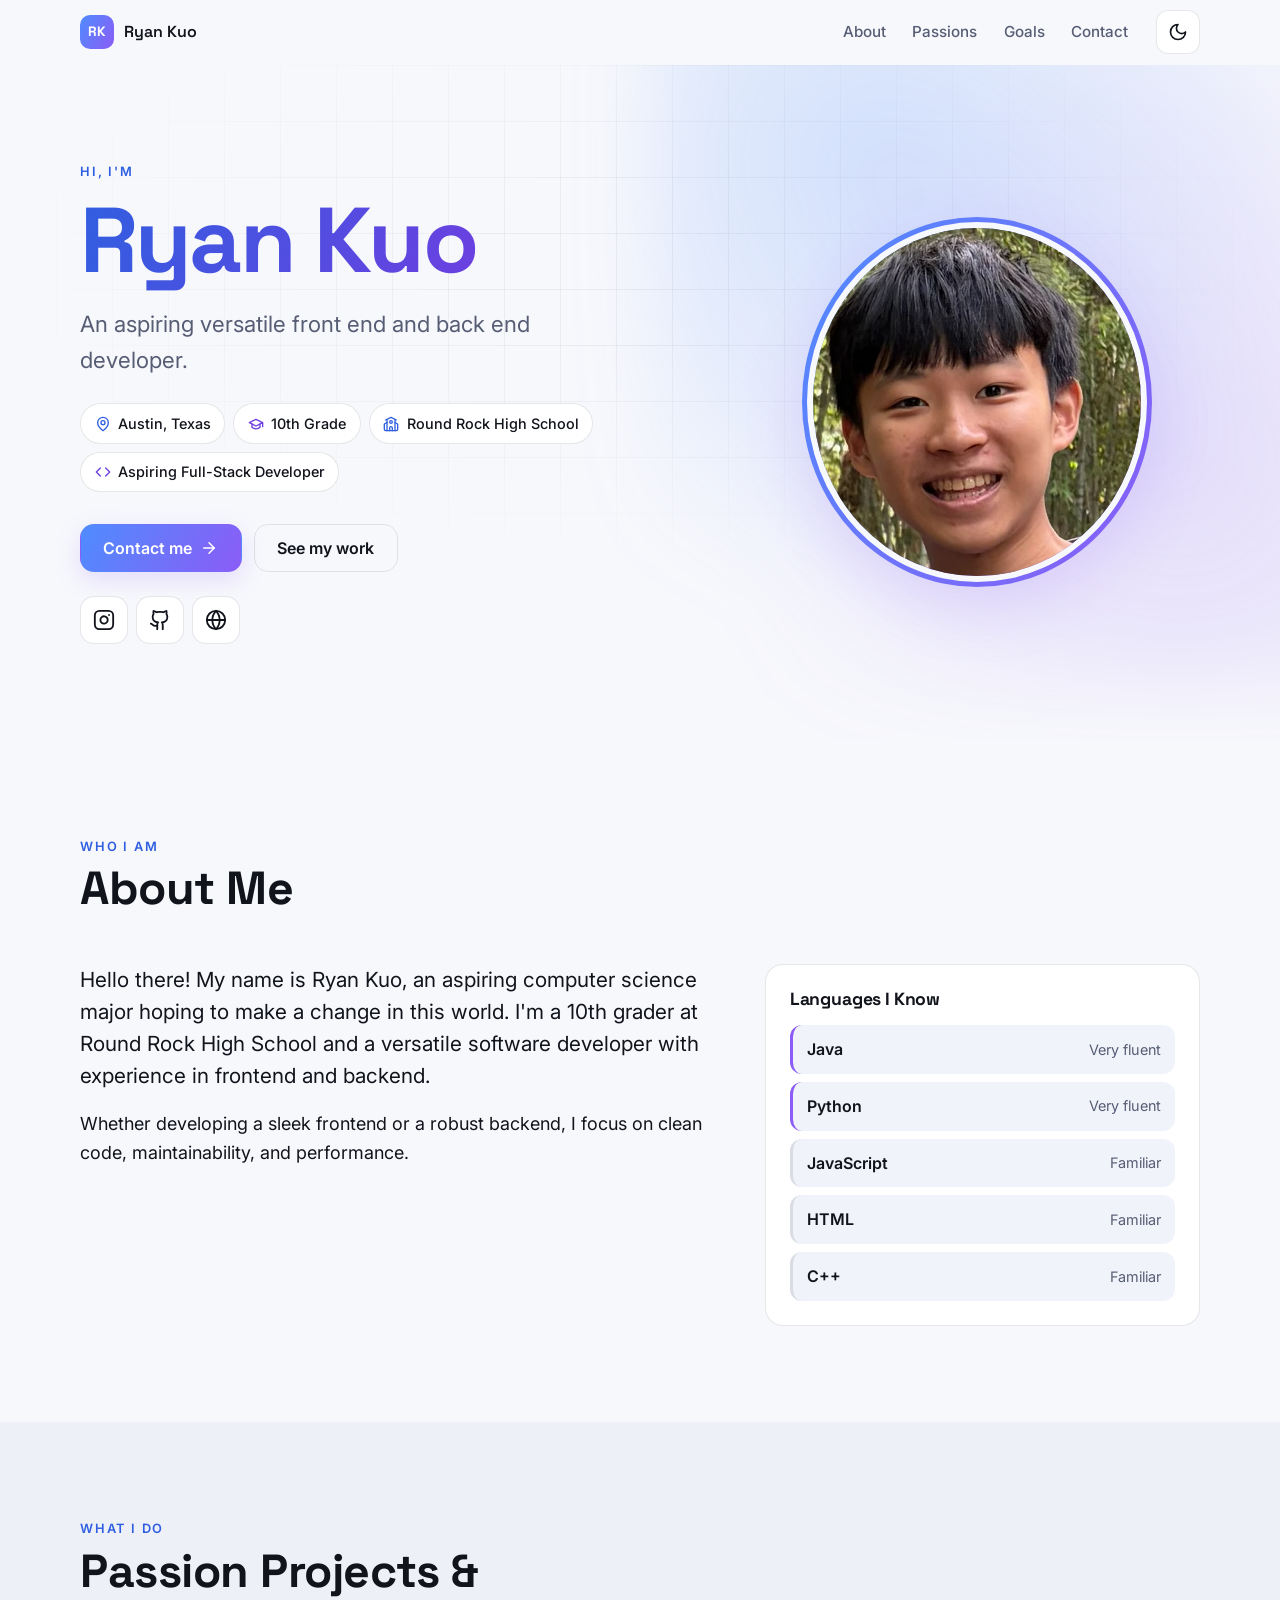
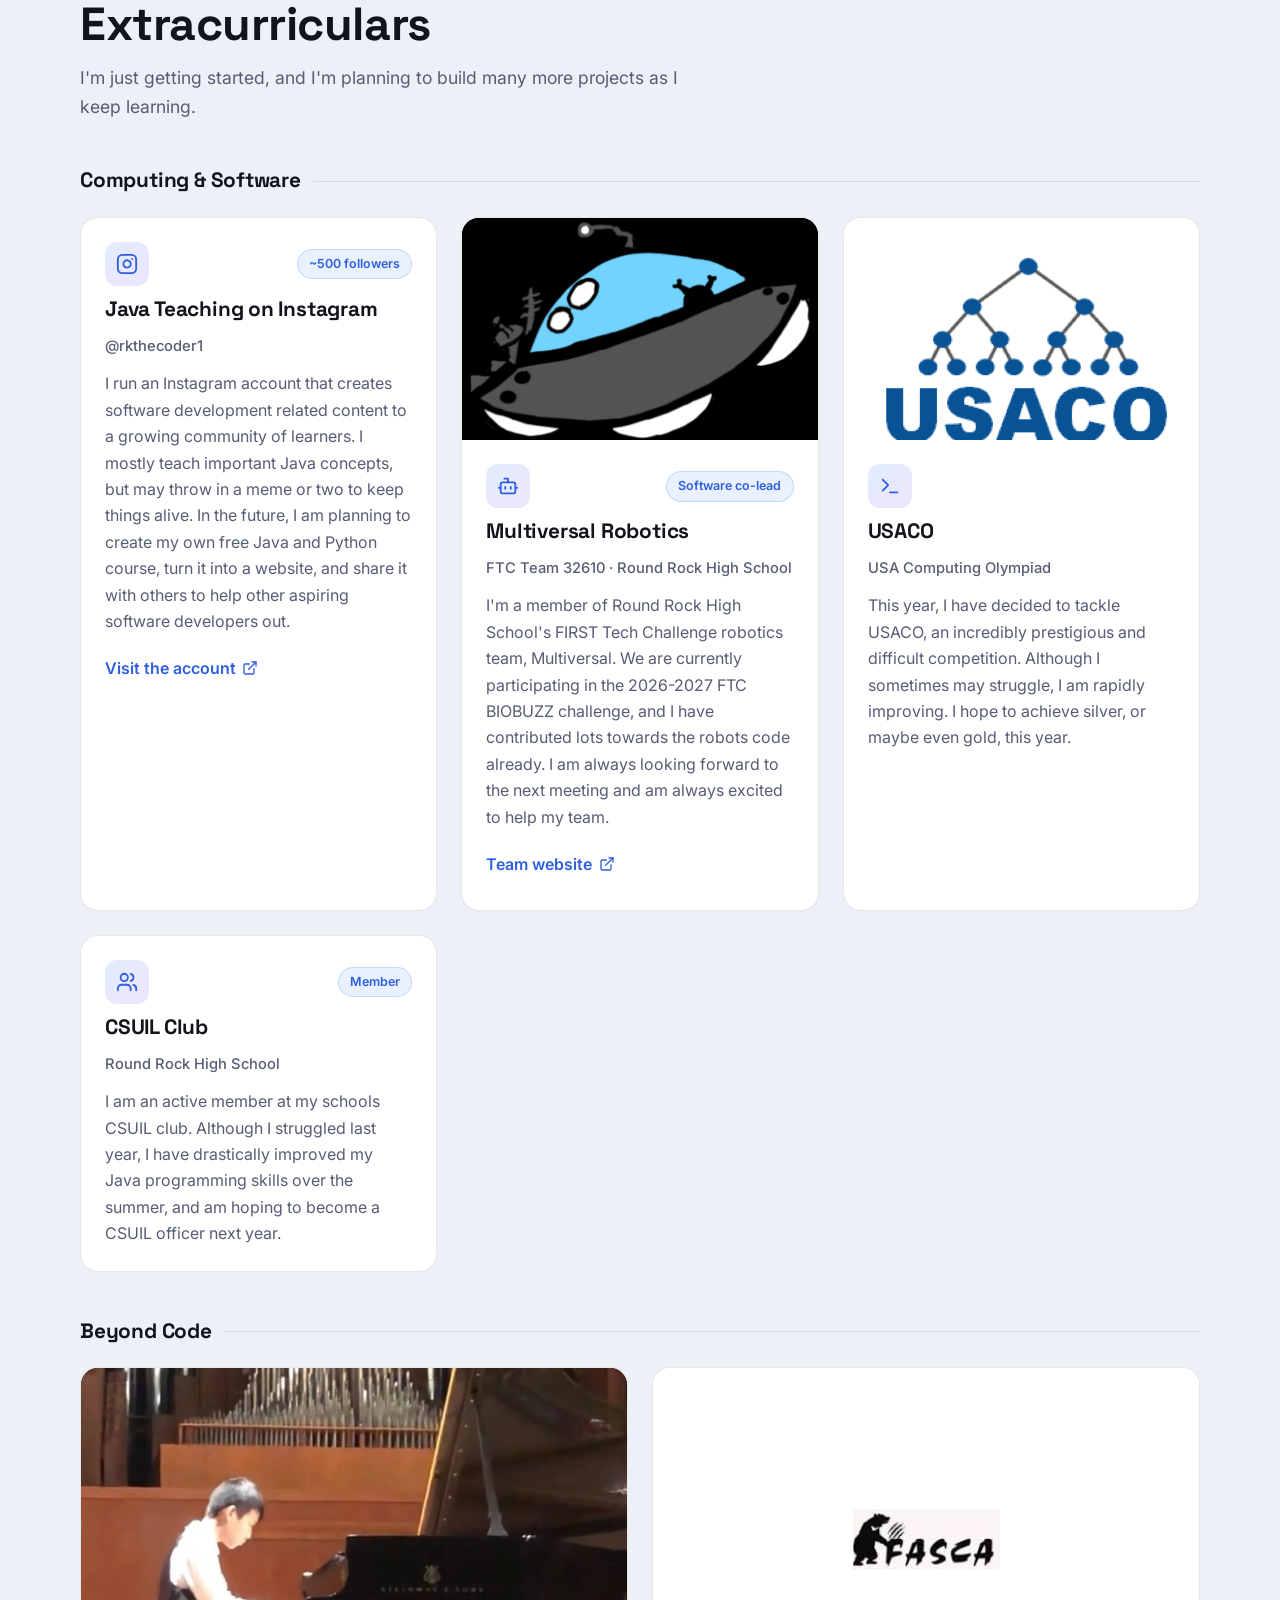
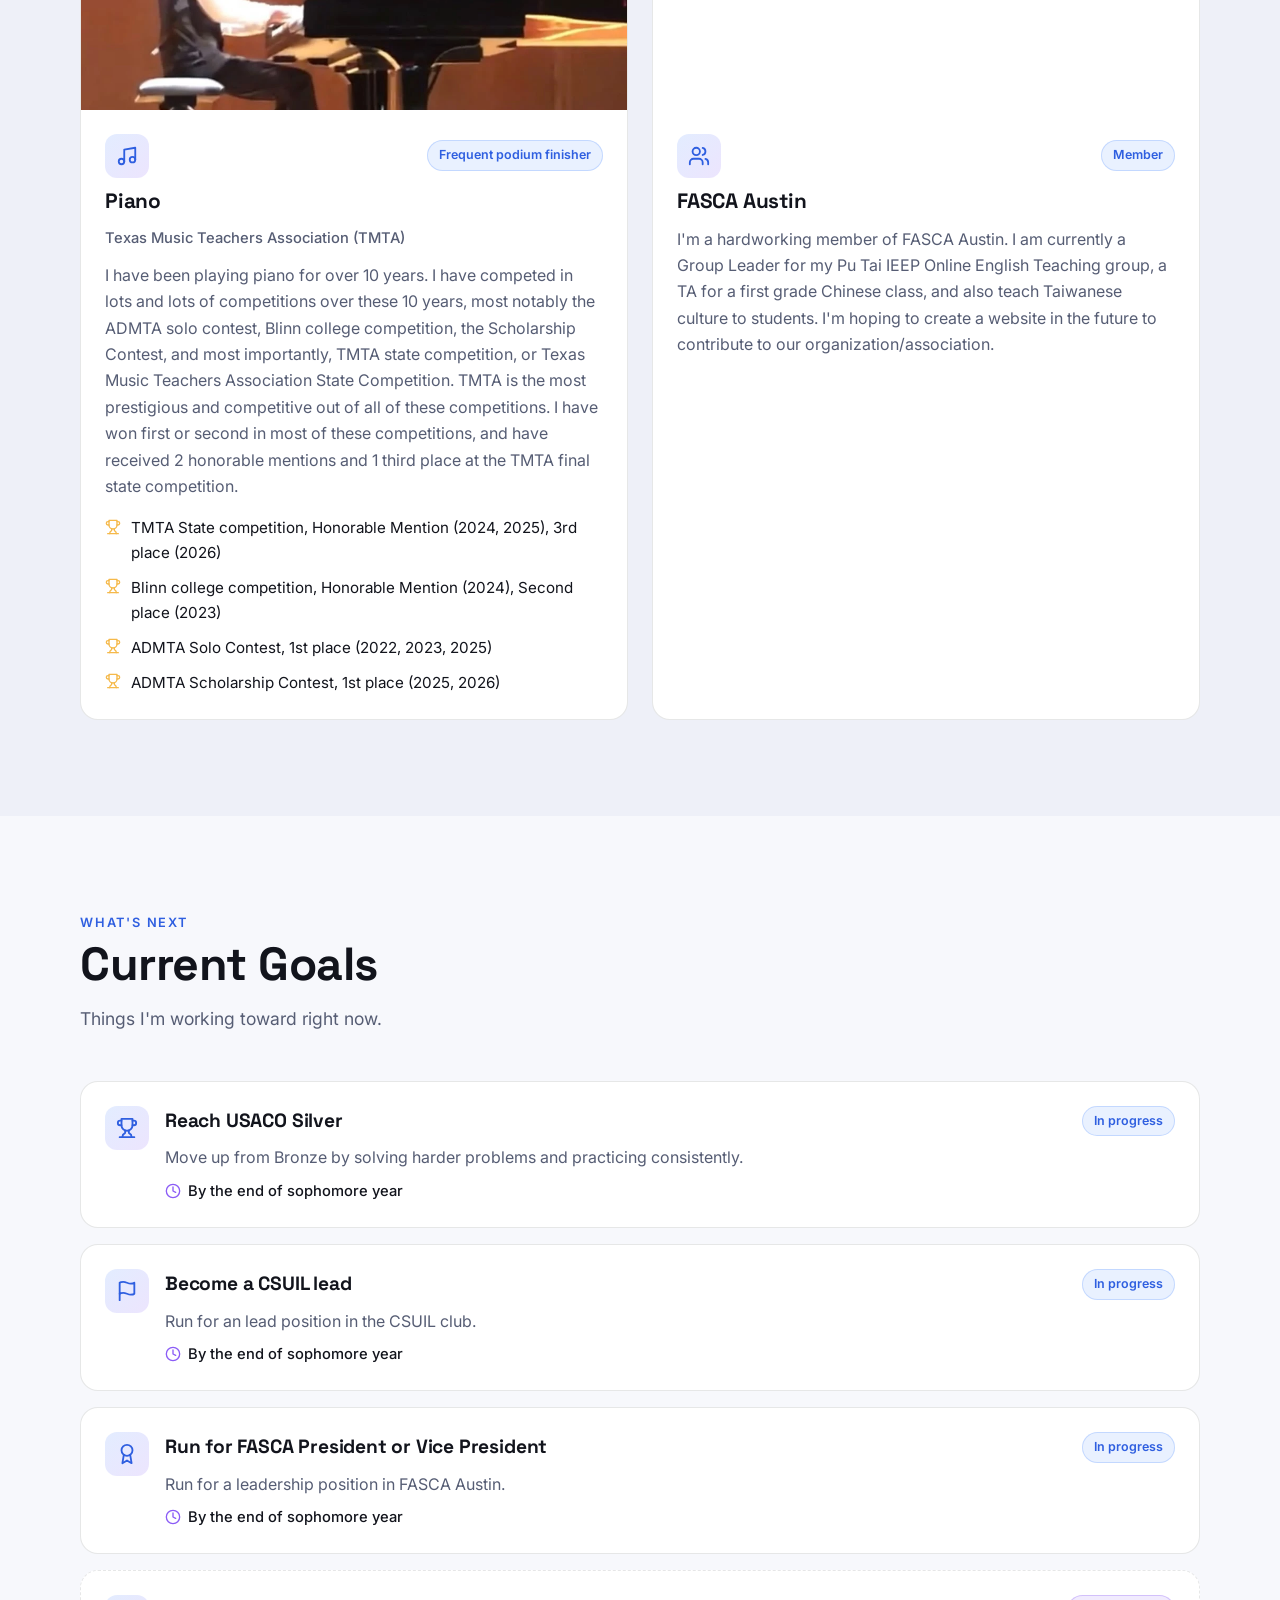
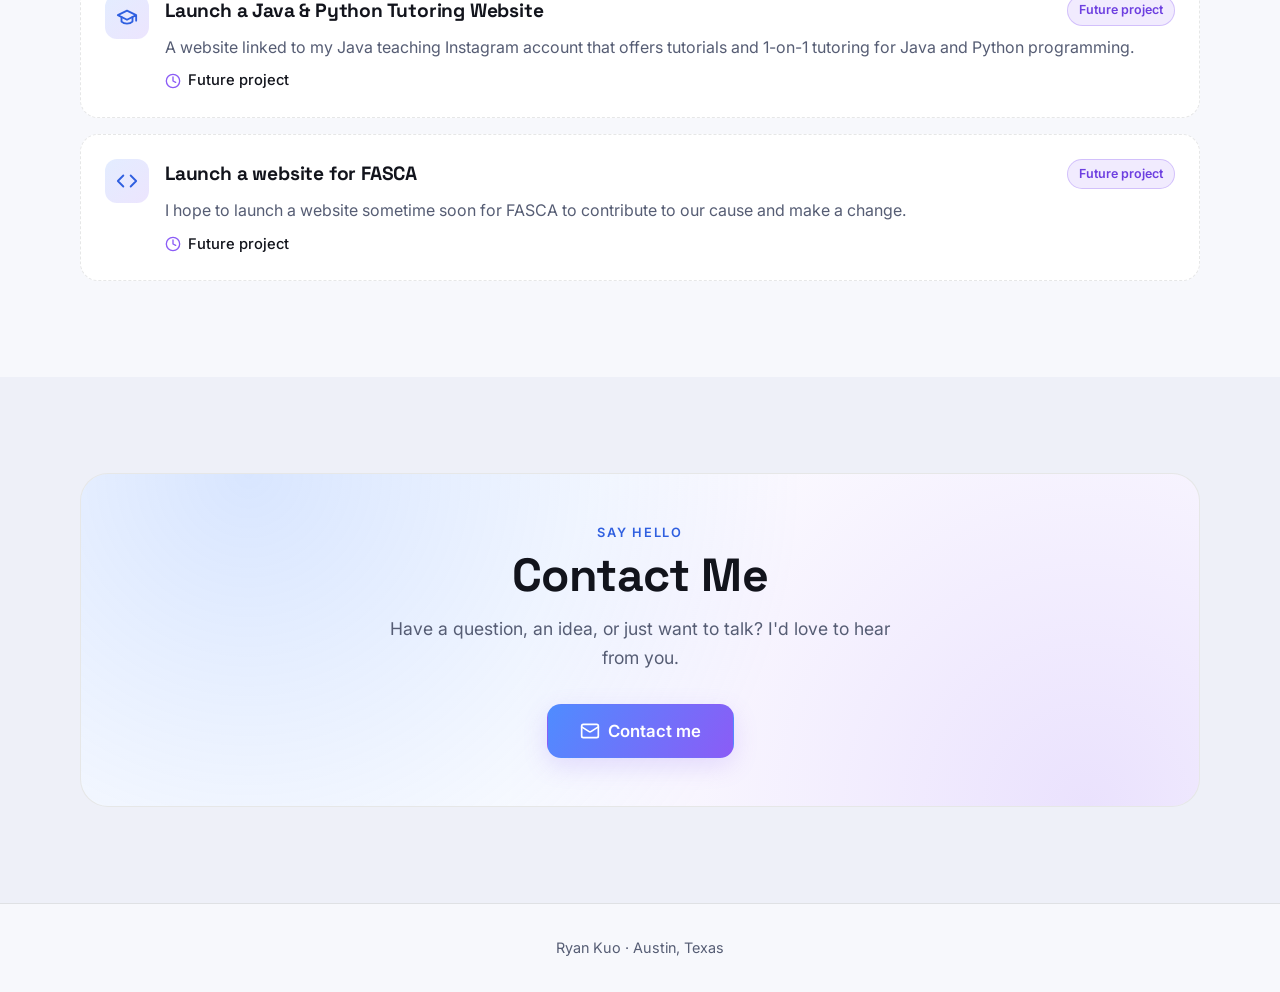
<file: index.html>
<!doctype html>
<html lang="en" data-theme="dark">
<head>
  <meta charset="utf-8">
  <meta name="viewport" content="width=device-width, initial-scale=1">
  <title>Ryan Kuo | Portfolio</title>
  <meta name="description" content="Portfolio of Ryan Kuo.">
  <meta name="theme-color" content="#0a0b10">
  <link rel="preconnect" href="https://fonts.googleapis.com">
  <link rel="preconnect" href="https://fonts.gstatic.com" crossorigin>
  <link href="https://fonts.googleapis.com/css2?family=Inter:wght@400;500;600&family=Space+Grotesk:wght@500;600;700&display=swap" rel="stylesheet">
  <link rel="stylesheet" href="css/styles.css">
  <script src="js/common.js"></script>
</head>
<body>
  <a class="skip-link" href="#main">Skip to main content</a>
  <div id="local-banner" class="local-banner" hidden></div>

  <header class="site-header" id="site-header">
    <div class="container header-inner">
      <a class="brand" href="#top" id="brand" aria-label="Back to top"></a>
      <nav aria-label="Primary"><ul class="nav-list" id="nav"></ul></nav>
      <button class="icon-btn" id="theme-toggle" type="button" aria-label="Switch color theme"></button>
    </div>
  </header>

  <main id="main">
    <section class="hero" id="top" aria-labelledby="hero-name">
      <div class="hero-glow" aria-hidden="true"></div>
      <div class="container hero-inner" id="hero"></div>
    </section>
    <section class="section" id="about" aria-labelledby="about-title"><div class="container" id="about-body"></div></section>
    <section class="section alt" id="passions" aria-labelledby="passions-title"><div class="container" id="passions-body"></div></section>
    <section class="section" id="goals" aria-labelledby="goals-title"><div class="container" id="goals-body"></div></section>
    <section class="section alt" id="contact" aria-labelledby="contact-title"><div class="container" id="contact-body"></div></section>
  </main>

  <footer class="site-footer"><div class="container" id="footer"></div></footer>

  <noscript><p class="container" style="padding:2rem 0">This portfolio needs JavaScript enabled to load its content.</p></noscript>
  <script src="js/app.js"></script>
</body>
</html>
</file>
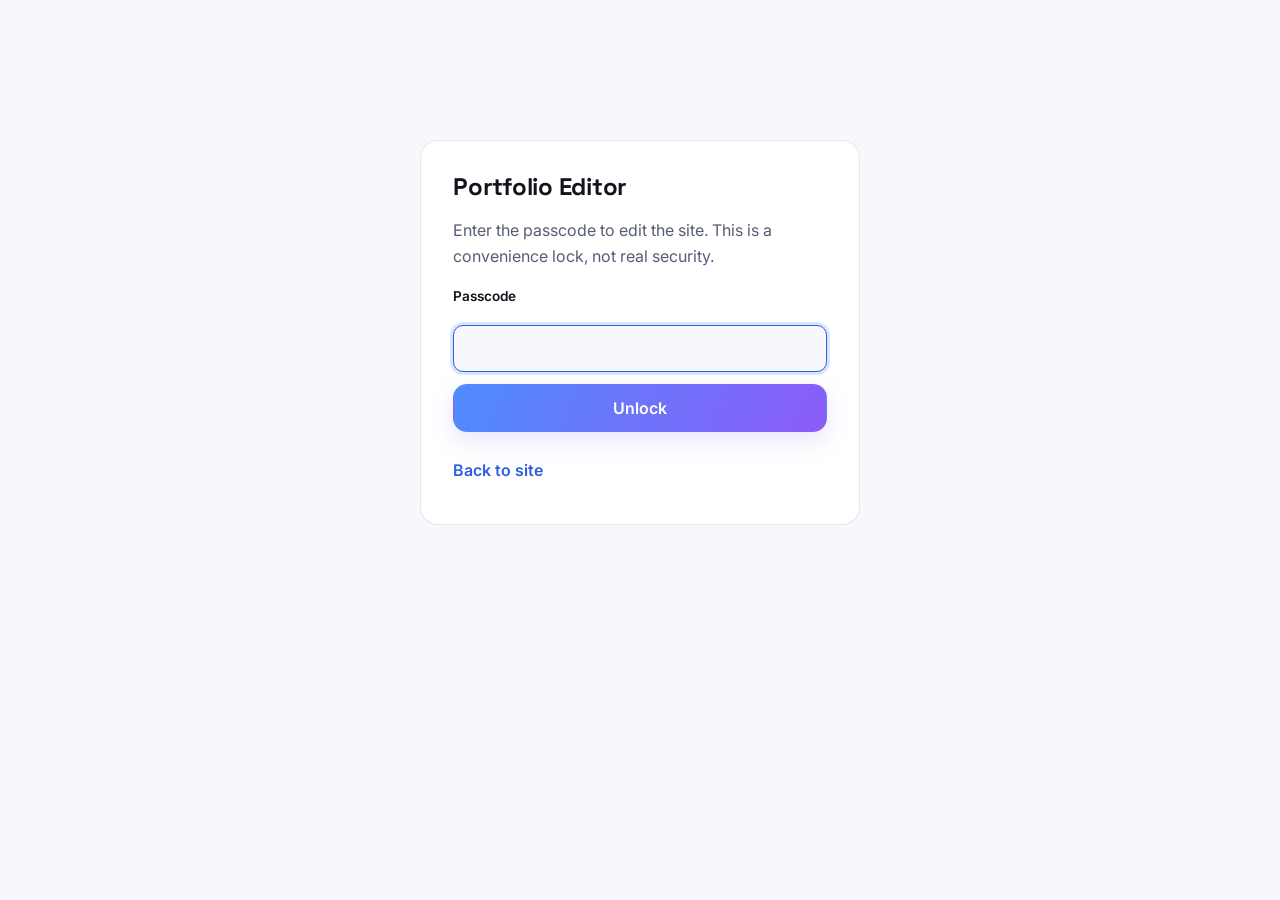
<file: admin.html>
<!doctype html>
<html lang="en" data-theme="dark">
<head>
  <meta charset="utf-8">
  <meta name="viewport" content="width=device-width, initial-scale=1">
  <meta name="robots" content="noindex, nofollow">
  <meta name="theme-color" content="#0a0b10">
  <title>Portfolio Editor</title>
  <link rel="preconnect" href="https://fonts.googleapis.com">
  <link rel="preconnect" href="https://fonts.gstatic.com" crossorigin>
  <link href="https://fonts.googleapis.com/css2?family=Inter:wght@400;500;600&family=Space+Grotesk:wght@500;600;700&display=swap" rel="stylesheet">
  <link rel="stylesheet" href="css/styles.css">
  <link rel="stylesheet" href="css/admin.css">
  <script src="js/common.js"></script>
</head>
<body class="admin">
  <main class="container admin-wrap">
    <section id="gate" class="gate card" aria-labelledby="gate-title" hidden>
      <h1 id="gate-title">Portfolio Editor</h1>
      <p class="muted">Enter the passcode to edit the site. This is a convenience lock, not real security.</p>
      <form id="gate-form" novalidate>
        <label for="passcode">Passcode</label>
        <input id="passcode" type="password" autocomplete="current-password" required>
        <p id="gate-error" class="field-error" role="alert" hidden></p>
        <button class="btn btn-primary" type="submit">Unlock</button>
      </form>
      <a class="text-link" href="index.html">Back to site</a>
    </section>

    <section id="editor" hidden>
      <header class="admin-head">
        <div>
          <h1>Portfolio Editor</h1>
          <p class="muted">Edit the fields, press <strong>Save Changes</strong> to preview on this device, then <strong>Download data.json</strong> and replace the file in your project to publish.</p>
        </div>
        <a class="btn btn-ghost" href="index.html" target="_blank" rel="noopener">View site</a>
      </header>
      <div id="source-note" class="note"></div>
      <div id="fields"></div>

      <details class="section-card" id="pass-card">
        <summary>Change passcode</summary>
        <div class="section-inner">
          <label class="fld"><span>New passcode (leave blank to keep the current one)</span>
            <input id="new-pass" type="password" autocomplete="new-password"></label>
          <p class="muted small">Only a hash is stored in data.json, but the lock still runs in the browser, so treat it as a deterrent.</p>
        </div>
      </details>

      <div class="action-bar" role="group" aria-label="Editor actions">
        <button id="save" class="btn btn-primary" type="button">Save Changes</button>
        <button id="download" class="btn btn-ghost" type="button">Download Updated Config JSON</button>
        <button id="reset" class="btn btn-ghost danger" type="button">Discard local edits</button>
        <button id="lock" class="btn btn-ghost" type="button">Lock</button>
        <p id="status" class="status" role="status" aria-live="polite"></p>
      </div>
    </section>

    <p id="load-error" class="field-error" role="alert" hidden></p>
  </main>
  <script src="js/admin.js"></script>
</body>
</html>
</file>
<file: css/styles.css>
/* ===== Tokens ===== */
:root {
  --font-body: "Inter", system-ui, -apple-system, "Segoe UI", Roboto, sans-serif;
  --font-display: "Space Grotesk", "Inter", system-ui, sans-serif;

  --blue: #4f8cff;
  --violet: #8b5cf6;
  --gold: #f5b94a;
  --grad: linear-gradient(120deg, var(--blue), var(--violet));

  --radius: 18px;
  --radius-sm: 12px;
  --space-1: .25rem; --space-2: .5rem; --space-3: .75rem; --space-4: 1rem;
  --space-6: 1.5rem; --space-8: 2rem; --space-12: 3rem; --space-16: 4rem; --space-24: 6rem;
  --maxw: 1120px;
  --ease: cubic-bezier(.22, .7, .2, 1);
}
:root[data-theme="dark"] {
  --bg: #0a0b10; --bg-alt: #0e1018; --surface: #141722; --surface-2: #1b1f2e;
  --text: #eceef6; --muted: #a0a7bd; --border: rgba(255,255,255,.09);
  --accent: #7aa6ff; --accent-strong: #9d7dfb; --gold-text: #f5c867;
  --shadow: 0 10px 30px rgba(0,0,0,.35);
  --glow-a: rgba(79,140,255,.28); --glow-b: rgba(139,92,246,.25);
  --header-bg: rgba(10,11,16,.72);
  color-scheme: dark;
}
:root[data-theme="light"] {
  --bg: #f7f8fc; --bg-alt: #eef0f8; --surface: #ffffff; --surface-2: #f1f3fb;
  --text: #12141c; --muted: #565d74; --border: rgba(18,20,28,.1);
  --accent: #2f5fe0; --accent-strong: #6d3fe0; --gold-text: #8a5a00;
  --shadow: 0 10px 30px rgba(40,50,100,.10);
  --glow-a: rgba(79,140,255,.22); --glow-b: rgba(139,92,246,.18);
  --header-bg: rgba(247,248,252,.78);
  color-scheme: light;
}

/* ===== Base ===== */
*, *::before, *::after { box-sizing: border-box; }
html { scroll-behavior: smooth; scroll-padding-top: 76px; -webkit-text-size-adjust: 100%; }
body {
  margin: 0; background: var(--bg); color: var(--text);
  font: 400 1rem/1.65 var(--font-body);
  -webkit-font-smoothing: antialiased;
  transition: background-color .3s var(--ease), color .3s var(--ease);
}
[hidden] { display: none !important; }
img { max-width: 100%; display: block; }
a { color: inherit; }
h1, h2, h3, h4 { font-family: var(--font-display); line-height: 1.15; margin: 0; letter-spacing: -.01em; }
p { margin: 0; }
ul, ol { margin: 0; padding: 0; list-style: none; }
.container { width: min(100% - 2rem, var(--maxw)); margin-inline: auto; }
.sr-only { position: absolute; width: 1px; height: 1px; overflow: hidden; clip: rect(0 0 0 0); white-space: nowrap; }
.muted { color: var(--muted); }
.icon { flex: none; }

:focus-visible { outline: 3px solid var(--accent); outline-offset: 3px; border-radius: 6px; }
.skip-link {
  position: absolute; left: 1rem; top: -4rem; z-index: 100;
  background: var(--surface); color: var(--text); padding: .6rem 1rem; border-radius: 8px; border: 1px solid var(--border);
}
.skip-link:focus { top: 1rem; }

/* ===== Header ===== */
.site-header {
  position: sticky; top: 0; z-index: 50;
  background: var(--header-bg); backdrop-filter: blur(14px); -webkit-backdrop-filter: blur(14px);
  border-bottom: 1px solid transparent; transition: border-color .25s;
}
.site-header.scrolled { border-bottom-color: var(--border); }
.header-inner { display: flex; align-items: center; gap: var(--space-4); height: 64px; }
.brand { display: flex; align-items: center; gap: .6rem; text-decoration: none; font-family: var(--font-display); font-weight: 600; margin-right: auto; }
.brand-mark {
  display: grid; place-items: center; width: 34px; height: 34px; border-radius: 10px;
  background: var(--grad); color: #fff; font-size: .85rem; font-weight: 700;
}
.brand-name { display: none; }
.nav-list { display: flex; gap: .15rem; }
.nav-list a {
  display: inline-flex; align-items: center; min-height: 44px; padding: 0 .75rem; border-radius: 10px;
  color: var(--muted); text-decoration: none; font-weight: 500; font-size: .95rem;
  transition: color .2s, background-color .2s;
}
.nav-list a:hover { color: var(--text); background: var(--surface-2); }
.icon-btn {
  display: grid; place-items: center; width: 44px; height: 44px; border-radius: 12px; cursor: pointer;
  background: var(--surface); color: var(--text); border: 1px solid var(--border);
  transition: transform .2s var(--ease), border-color .2s;
}
.icon-btn:hover { border-color: var(--accent); transform: translateY(-1px); }
@media (min-width: 640px) { .brand-name { display: inline; } }

/* ===== Hero ===== */
.hero { position: relative; overflow: hidden; padding: var(--space-12) 0 var(--space-16); }
.hero::before {
  content: ""; position: absolute; inset: 0; pointer-events: none; opacity: .5;
  background-image:
    linear-gradient(var(--border) 1px, transparent 1px),
    linear-gradient(90deg, var(--border) 1px, transparent 1px);
  background-size: 56px 56px;
  mask-image: radial-gradient(ellipse 70% 60% at 50% 30%, #000 20%, transparent 75%);
  -webkit-mask-image: radial-gradient(ellipse 70% 60% at 50% 30%, #000 20%, transparent 75%);
}
.hero-glow {
  position: absolute; inset: -20% -10% auto auto; width: 70vw; height: 70vw; max-width: 760px; max-height: 760px; pointer-events: none;
  background: radial-gradient(circle at 30% 30%, var(--glow-a), transparent 60%), radial-gradient(circle at 70% 70%, var(--glow-b), transparent 60%);
  filter: blur(40px);
}
.hero-inner { position: relative; display: grid; gap: var(--space-12); align-items: center; }
.eyebrow {
  font-size: .8rem; font-weight: 600; letter-spacing: .14em; text-transform: uppercase; color: var(--accent);
}
.hero-name { font-size: clamp(3rem, 11vw, 5.75rem); font-weight: 700; margin: .35rem 0 .75rem; letter-spacing: -.03em; }
.grad { background: var(--grad); -webkit-background-clip: text; background-clip: text; color: transparent; }
:root[data-theme="light"] .grad { background-image: linear-gradient(120deg, #2f5fe0, #6d3fe0); }
.hero-tagline { font-size: clamp(1.1rem, 2.6vw, 1.4rem); color: var(--muted); max-width: 34ch; }
.chips { display: flex; flex-wrap: wrap; gap: .5rem; margin-top: var(--space-6); }
.chip {
  display: inline-flex; align-items: center; gap: .45rem; padding: .45rem .85rem;
  border-radius: 999px; background: var(--surface); border: 1px solid var(--border);
  font-size: .9rem; font-weight: 500;
}
.chip .icon { color: var(--accent); }
.chip:nth-child(2n) .icon { color: var(--accent-strong); }
.cta-row { display: flex; flex-wrap: wrap; gap: .75rem; margin-top: var(--space-8); }
.social { display: flex; gap: .5rem; margin-top: var(--space-6); }
.social-link {
  display: grid; place-items: center; width: 48px; height: 48px; border-radius: 14px;
  background: var(--surface); border: 1px solid var(--border); color: var(--text);
  transition: transform .25s var(--ease), border-color .2s, color .2s;
}
.social-link:hover { transform: translateY(-3px); border-color: var(--accent); color: var(--accent); }

.avatar-wrap { justify-self: start; }
.avatar-ring { padding: 5px; border-radius: 50%; background: var(--grad); box-shadow: 0 20px 60px var(--glow-b); }
.avatar { width: min(62vw, 300px); aspect-ratio: 1; border-radius: 50%; object-fit: cover; border: 6px solid var(--bg); background: var(--surface); }
.avatar-fallback { display: grid; place-items: center; font-family: var(--font-display); font-size: clamp(3.5rem, 12vw, 6rem); font-weight: 700; }
.avatar-fallback span { background: var(--grad); -webkit-background-clip: text; background-clip: text; color: transparent; }
@media (min-width: 860px) {
  .hero { padding: var(--space-24) 0; }
  .hero-inner { grid-template-columns: 1.4fr 1fr; }
  .avatar-wrap { justify-self: center; }
  .avatar { width: 340px; }
}

/* ===== Buttons ===== */
.btn {
  display: inline-flex; align-items: center; justify-content: center; gap: .5rem; min-height: 48px; padding: 0 1.4rem;
  border-radius: 14px; font: 600 1rem var(--font-body); text-decoration: none; cursor: pointer; border: 1px solid transparent;
  transition: transform .2s var(--ease), box-shadow .2s, border-color .2s, background-color .2s;
}
.btn:active { transform: scale(.98); }
.btn-primary { background: var(--grad); color: #fff; box-shadow: 0 8px 24px var(--glow-b); }
.btn-primary:hover { transform: translateY(-2px); box-shadow: 0 12px 30px var(--glow-b); }
.btn-ghost { background: transparent; color: var(--text); border-color: var(--border); }
.btn-ghost:hover { border-color: var(--accent); background: var(--surface); }
.btn-lg { min-height: 54px; padding: 0 2rem; font-size: 1.05rem; }
.btn[disabled] { opacity: .5; cursor: not-allowed; }

/* ===== Sections ===== */
.section { padding: var(--space-16) 0; }
.section.alt { background: var(--bg-alt); }
@media (min-width: 860px) { .section { padding: var(--space-24) 0; } }
.section-head { margin-bottom: var(--space-12); max-width: 60ch; }
.section-head h2 { font-size: clamp(2rem, 5vw, 2.9rem); margin-top: .35rem; }
.lede { color: var(--muted); font-size: 1.1rem; margin-top: var(--space-3); }
.group-title { font-size: 1.3rem; margin: var(--space-12) 0 var(--space-6); display: flex; align-items: center; gap: .75rem; }
.group-title:first-of-type { margin-top: 0; }
.group-title::after { content: ""; height: 1px; flex: 1; background: var(--border); }

/* ===== Cards ===== */
.card { background: var(--surface); border: 1px solid var(--border); border-radius: var(--radius); }
.tile {
  display: grid; place-items: center; width: 44px; height: 44px; border-radius: 12px; flex: none;
  color: var(--accent); background: linear-gradient(135deg, rgba(79,140,255,.16), rgba(139,92,246,.16));
}
.badge {
  display: inline-flex; align-items: center; padding: .25rem .7rem; border-radius: 999px; font-size: .78rem; font-weight: 600;
  color: var(--accent); background: rgba(79,140,255,.12); border: 1px solid rgba(79,140,255,.25); white-space: nowrap;
}
.badge.gold { color: var(--gold-text); background: rgba(245,185,74,.14); border-color: rgba(245,185,74,.35); }
.badge.violet { color: var(--accent-strong); background: rgba(139,92,246,.12); border-color: rgba(139,92,246,.3); }

.about-grid { display: grid; gap: var(--space-8); }
@media (min-width: 860px) { .about-grid { grid-template-columns: 1.5fr 1fr; align-items: start; } }
.prose { display: grid; gap: var(--space-4); font-size: 1.125rem; max-width: 65ch; }
.prose p:first-child { font-size: 1.3rem; line-height: 1.55; }
.langs { padding: var(--space-6); }
.langs h3 { font-size: 1.1rem; margin-bottom: var(--space-4); }
.lang-list { display: grid; gap: .5rem; }
.lang { display: flex; justify-content: space-between; align-items: center; gap: 1rem; padding: .7rem .9rem; border-radius: var(--radius-sm); background: var(--surface-2); border-left: 3px solid var(--border); }
.lang.strong { border-left-color: var(--violet); }
.lang-name { font-weight: 600; }
.lang-level { color: var(--muted); font-size: .9rem; }

.grid { display: grid; gap: var(--space-6); grid-template-columns: repeat(auto-fit, minmax(min(100%, 300px), 1fr)); }
.project { overflow: hidden; display: flex; flex-direction: column; transition: transform .3s var(--ease), border-color .25s, box-shadow .3s; }
.project:hover { transform: translateY(-4px); border-color: rgba(122,166,255,.5); box-shadow: var(--shadow); }
.card-media { aspect-ratio: 16 / 10; overflow: hidden; background: #000; }
.card-media img { width: 100%; height: 100%; object-fit: cover; object-position: 30% 40%; transition: transform .6s var(--ease); }
.project:hover .card-media img { transform: scale(1.04); }
.card-media.contain { background: #fff; display: grid; place-items: center; padding: var(--space-6); }
.card-media.contain img { object-fit: contain; width: auto; height: auto; max-height: 100%; }
.project:hover .card-media.contain img { transform: none; }
.card-body { padding: var(--space-6); display: grid; gap: var(--space-3); align-content: start; flex: 1; }
.card-top { display: flex; justify-content: space-between; align-items: center; gap: .75rem; }
.card-body h4 { font-size: 1.3rem; }
.card-sub { color: var(--accent); font-weight: 500; font-size: .92rem; }
.card-body p { color: var(--muted); }
.highlights { display: grid; gap: .6rem; margin-top: .25rem; }
.highlights li { display: flex; gap: .6rem; align-items: flex-start; color: var(--text); font-size: .95rem; }
.highlights .icon { color: var(--gold); margin-top: .2rem; }
.text-link { display: inline-flex; align-items: center; gap: .4rem; color: var(--accent); font-weight: 600; text-decoration: none; min-height: 44px; width: fit-content; }
.text-link:hover span:first-child { text-decoration: underline; text-underline-offset: 3px; }

/* ===== Goals ===== */
.goal-list { display: grid; gap: var(--space-4); position: relative; }
.goal {
  display: flex; gap: var(--space-4); padding: var(--space-6); background: var(--surface); border: 1px solid var(--border);
  border-radius: var(--radius); transition: border-color .25s, transform .3s var(--ease);
}
.goal:hover { border-color: rgba(122,166,255,.5); transform: translateX(4px); }
.goal.future { border-style: dashed; }
.goal-body { display: grid; gap: .5rem; flex: 1; min-width: 0; }
.goal-top { display: flex; flex-wrap: wrap; align-items: center; gap: .5rem .75rem; justify-content: space-between; }
.goal h4 { font-size: 1.2rem; }
.goal p { color: var(--muted); }
.goal .target { display: flex; align-items: center; gap: .45rem; color: var(--text); font-weight: 500; font-size: .92rem; }
.goal .target .icon { color: var(--violet); }

/* ===== Contact ===== */
.contact-card {
  position: relative; overflow: hidden; text-align: center; padding: var(--space-12) var(--space-6);
  border-radius: 28px; background: var(--surface); border: 1px solid var(--border);
}
.contact-card::before {
  content: ""; position: absolute; inset: 0; pointer-events: none;
  background: radial-gradient(circle at 15% 0%, var(--glow-a), transparent 55%), radial-gradient(circle at 90% 100%, var(--glow-b), transparent 55%);
}
.contact-card > * { position: relative; }
.contact-card h2 { font-size: clamp(2rem, 5vw, 2.9rem); margin: .35rem 0; }
.contact-card .lede { max-width: 48ch; margin: var(--space-3) auto var(--space-8); }

/* ===== Footer / banners ===== */
.site-footer { padding: var(--space-8) 0; border-top: 1px solid var(--border); color: var(--muted); text-align: center; font-size: .9rem; }
.local-banner {
  display: flex; flex-wrap: wrap; gap: .5rem 1rem; align-items: center; justify-content: center; padding: .6rem 1rem;
  background: var(--gold); color: #2b1d00; font-size: .9rem; font-weight: 500;
}
.local-banner a, .local-banner button { color: inherit; font: inherit; font-weight: 700; background: none; border: 0; text-decoration: underline; cursor: pointer; padding: .4rem; min-height: 32px; }
.error-box { padding: var(--space-16) 0; display: grid; gap: var(--space-4); max-width: 60ch; }

/* ===== Motion ===== */
.reveal { opacity: 0; transform: translateY(18px); transition: opacity .6s var(--ease), transform .6s var(--ease); }
.reveal.in { opacity: 1; transform: none; }
@media (prefers-reduced-motion: reduce) {
  html { scroll-behavior: auto; }
  *, *::before, *::after { transition-duration: .01ms !important; animation-duration: .01ms !important; }
  .reveal { opacity: 1; transform: none; }
}
@media (max-width: 520px) {
  .nav-list a { padding: 0 .5rem; font-size: .88rem; }
  .goal { flex-direction: column; }
}
</file>
<file: css/admin.css>
.admin-wrap { padding: var(--space-8) 0 7rem; max-width: 860px; }
.gate { max-width: 440px; margin: 12vh auto 0; padding: var(--space-8); display: grid; gap: var(--space-4); }
.gate form { display: grid; gap: var(--space-3); }
.admin-head { display: flex; gap: var(--space-4); flex-wrap: wrap; justify-content: space-between; align-items: flex-start; margin-bottom: var(--space-6); }
.admin-head h1 { font-size: 2rem; margin-bottom: .4rem; }
.admin-head p { max-width: 56ch; }
.note { padding: .75rem 1rem; border-radius: var(--radius-sm); background: var(--surface); border: 1px solid var(--border); margin-bottom: var(--space-4); font-size: .92rem; }
.small { font-size: .85rem; }

label, .fld > span { display: block; font-size: .85rem; font-weight: 600; margin-bottom: .3rem; }
input[type="text"], input[type="password"], input[type="url"], input[type="email"], textarea, select {
  width: 100%; min-height: 44px; padding: .6rem .8rem; border-radius: 10px; border: 1px solid var(--border);
  background: var(--bg); color: var(--text); font: inherit; transition: border-color .2s, box-shadow .2s;
}
input:hover, textarea:hover, select:hover { border-color: rgba(122,166,255,.5); }
input:focus-visible, textarea:focus-visible, select:focus-visible { outline: none; border-color: var(--accent); box-shadow: 0 0 0 3px var(--glow-a); }
textarea { min-height: 96px; resize: vertical; }
.field-error { color: #ff6b81; font-size: .9rem; margin-top: .25rem; }
:root[data-theme="light"] .field-error { color: #c0243d; }

.section-card { background: var(--surface); border: 1px solid var(--border); border-radius: var(--radius); margin-bottom: var(--space-4); }
.section-card > summary { cursor: pointer; padding: 1rem 1.25rem; font-family: var(--font-display); font-weight: 600; font-size: 1.15rem; list-style: none; display: flex; justify-content: space-between; align-items: center; min-height: 56px; }
.section-card > summary::-webkit-details-marker { display: none; }
.section-card > summary::after { content: "+"; font-size: 1.4rem; color: var(--accent); }
.section-card[open] > summary::after { content: "\2212"; }
.section-inner { padding: 0 1.25rem 1.25rem; display: grid; gap: var(--space-4); }

.fld { display: block; }
.sub { border: 1px solid var(--border); border-radius: var(--radius-sm); padding: var(--space-4); display: grid; gap: var(--space-3); background: var(--surface-2); }
.sub > .sub-title { font-weight: 600; font-size: .95rem; color: var(--accent); }
.item { border: 1px solid var(--border); border-radius: var(--radius-sm); background: var(--surface-2); }
.item > summary { cursor: pointer; padding: .7rem 1rem; font-weight: 600; min-height: 44px; display: flex; align-items: center; gap: .5rem; justify-content: space-between; }
.item .item-inner { padding: 0 1rem 1rem; display: grid; gap: var(--space-3); }
.item-tools { display: flex; gap: .4rem; flex-wrap: wrap; }
.mini {
  min-height: 36px; padding: 0 .75rem; border-radius: 8px; border: 1px solid var(--border); background: var(--surface); color: var(--text);
  font: 500 .85rem var(--font-body); cursor: pointer;
}
.mini:hover { border-color: var(--accent); }
.mini.danger:hover { border-color: #ff6b81; color: #ff6b81; }
.str-row { display: flex; gap: .5rem; align-items: center; }
.str-row input { flex: 1; }
.list-stack { display: grid; gap: .5rem; }

.action-bar {
  position: fixed; left: 0; right: 0; bottom: 0; z-index: 40; display: flex; flex-wrap: wrap; gap: .5rem; align-items: center; justify-content: center;
  padding: .75rem 1rem; background: var(--header-bg); backdrop-filter: blur(14px); -webkit-backdrop-filter: blur(14px); border-top: 1px solid var(--border);
}
.action-bar .btn { min-height: 44px; padding: 0 1rem; font-size: .92rem; }
.btn.danger:hover { border-color: #ff6b81; }
.status { min-width: 12ch; font-size: .9rem; font-weight: 500; color: var(--accent); }
</file>
